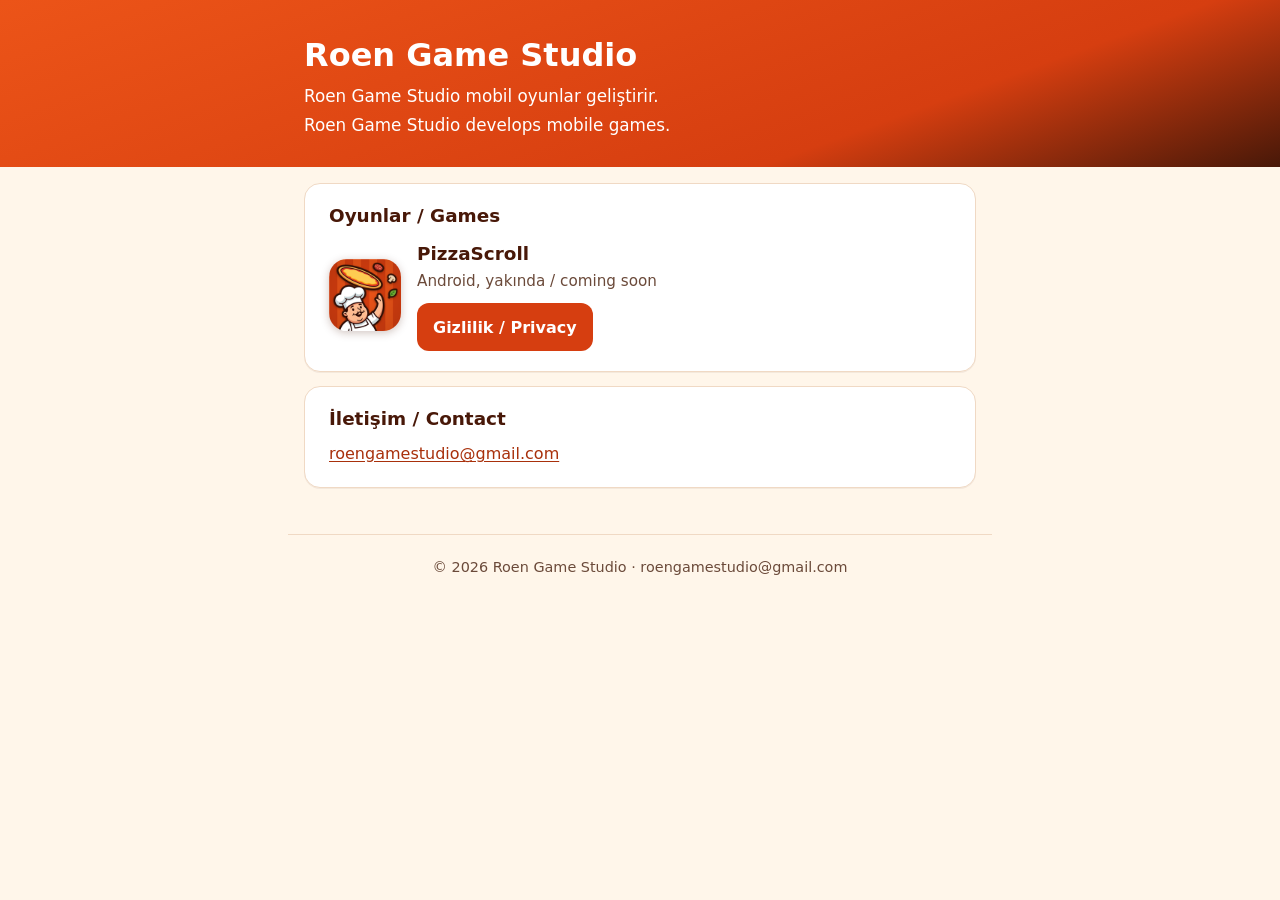
<file: index.html>
<!DOCTYPE html>
<html lang="tr">
<head>
<meta charset="utf-8">
<meta name="viewport" content="width=device-width, initial-scale=1, viewport-fit=cover">
<meta name="theme-color" content="#D63E10">
<title>Roen Game Studio</title>
<link rel="icon" href="pizzascroll/icon.png">
<link rel="stylesheet" href="stil.css">
</head>
<body class="home">
<header class="hero"><div class="hero-in">
<h1>Roen Game Studio</h1>
<p class="tag">Roen Game Studio mobil oyunlar geliştirir.<br>Roen Game Studio develops mobile games.</p>
</div></header>
<main class="wrap">
<section class="card">
<h2>Oyunlar / Games</h2>
<div class="game"><img src="pizzascroll/icon.png" width="96" height="96" alt="PizzaScroll"><div class="b"><strong>PizzaScroll</strong><span class="st">Android, yakında / coming soon</span><a class="btn" href="pizzascroll/privacy.html">Gizlilik / Privacy</a></div></div>
</section>
<section class="card">
<h2>İletişim / Contact</h2>
<p><a href="mailto:roengamestudio@gmail.com">roengamestudio@gmail.com</a></p>
</section>
</main>
<footer class="foot">© 2026 Roen Game Studio · roengamestudio@gmail.com</footer>
</body>
</html>
</file>
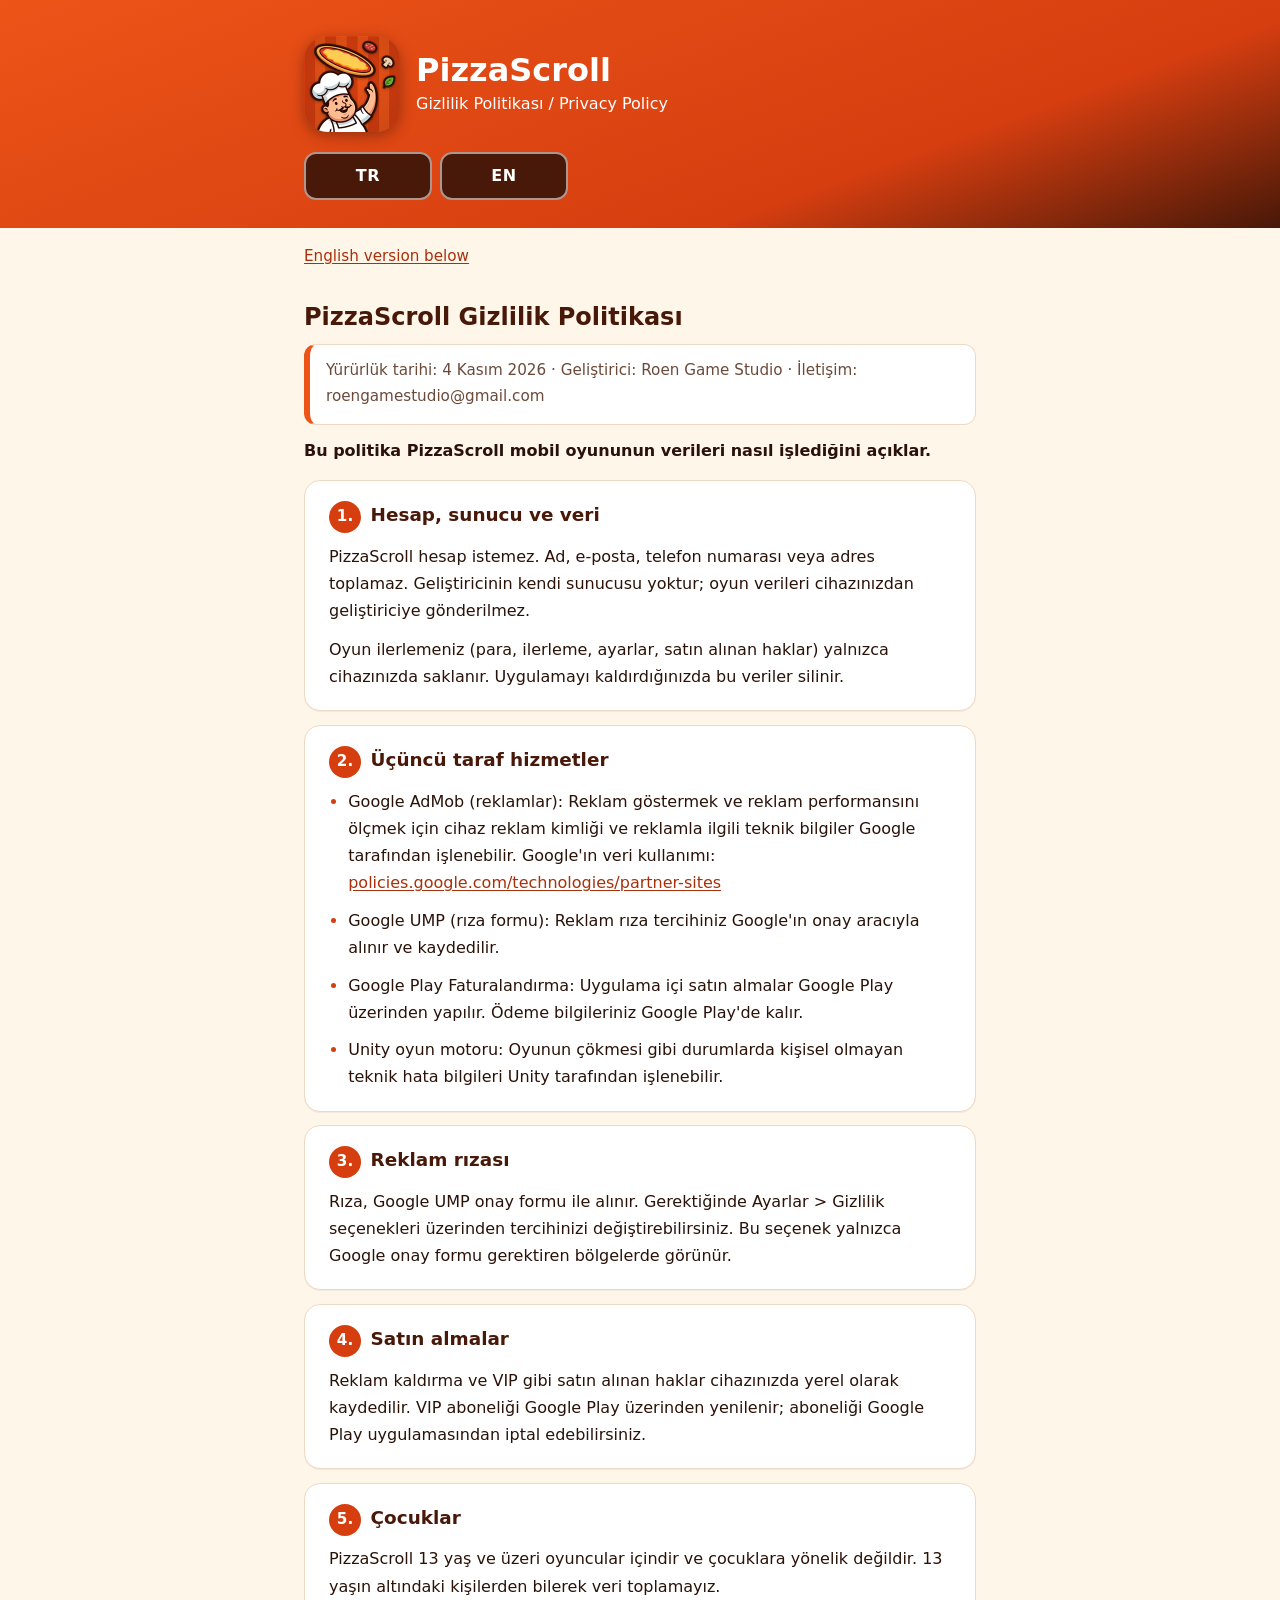
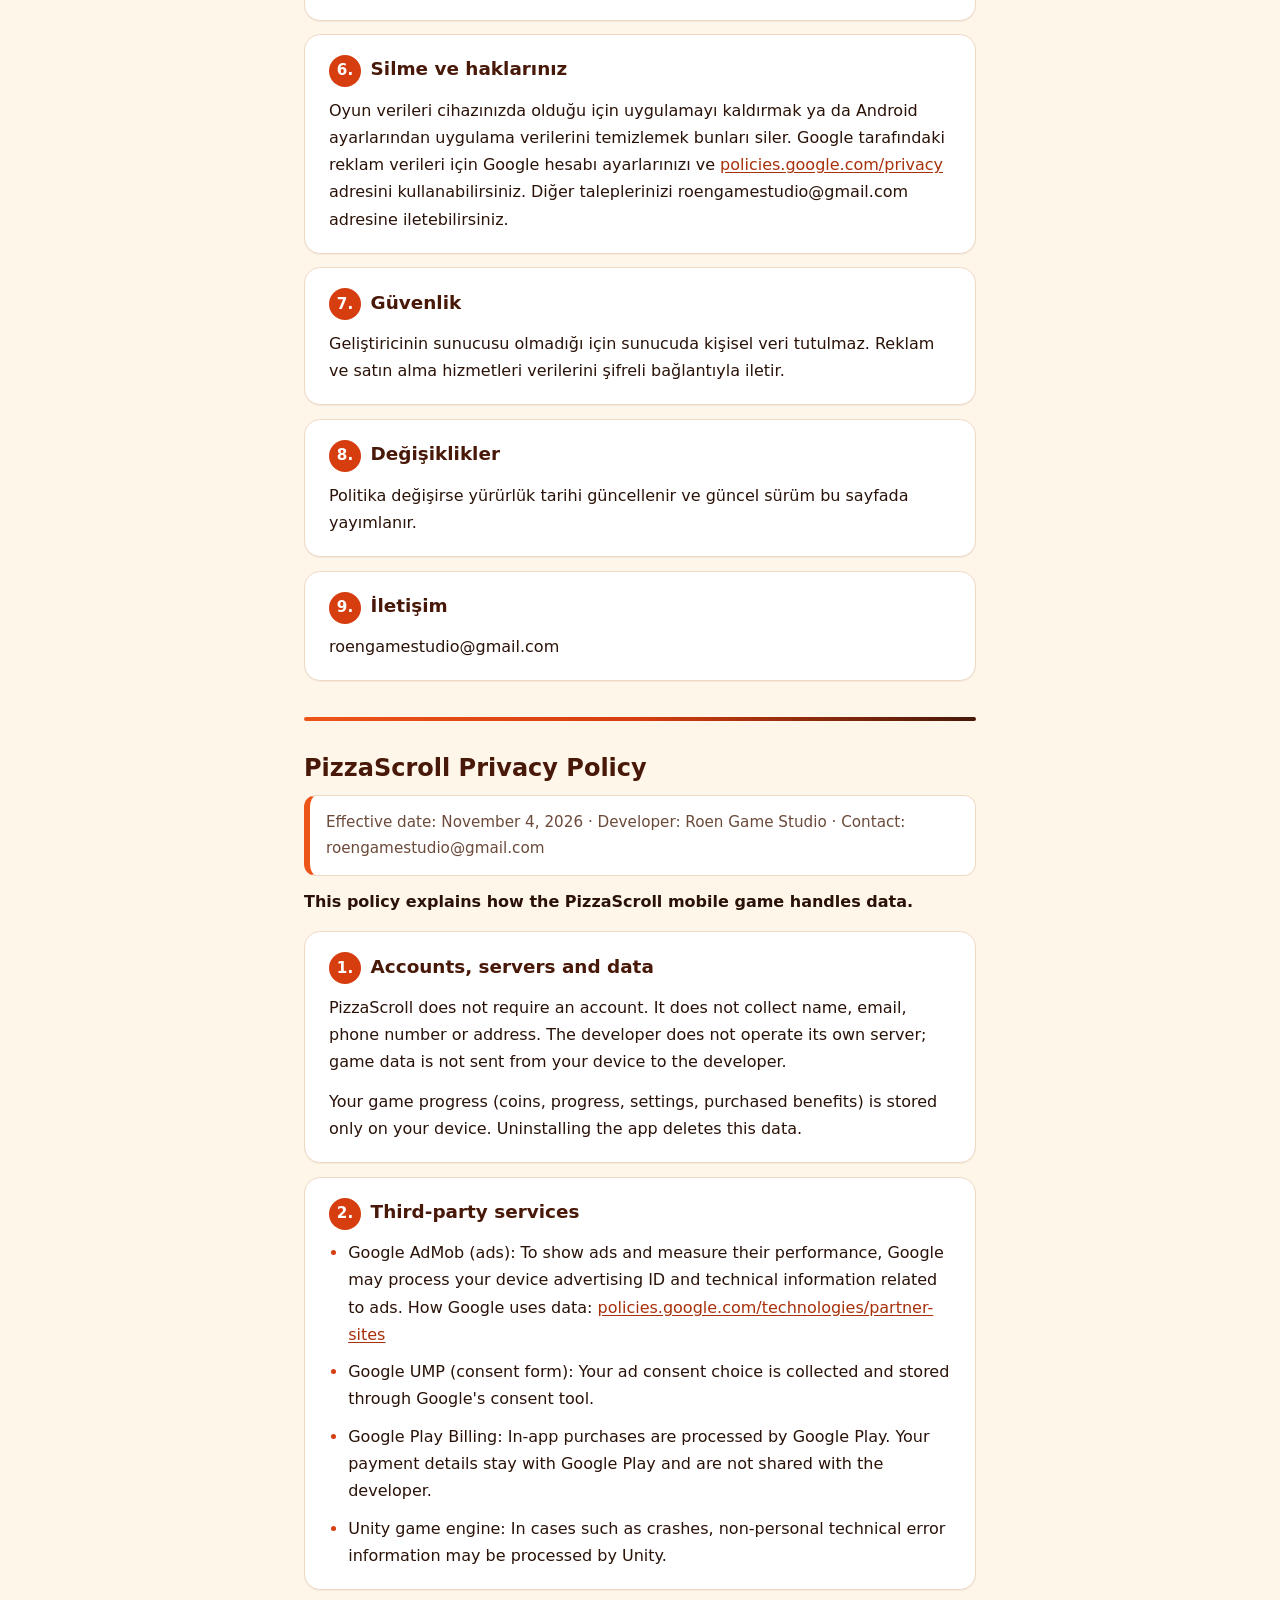
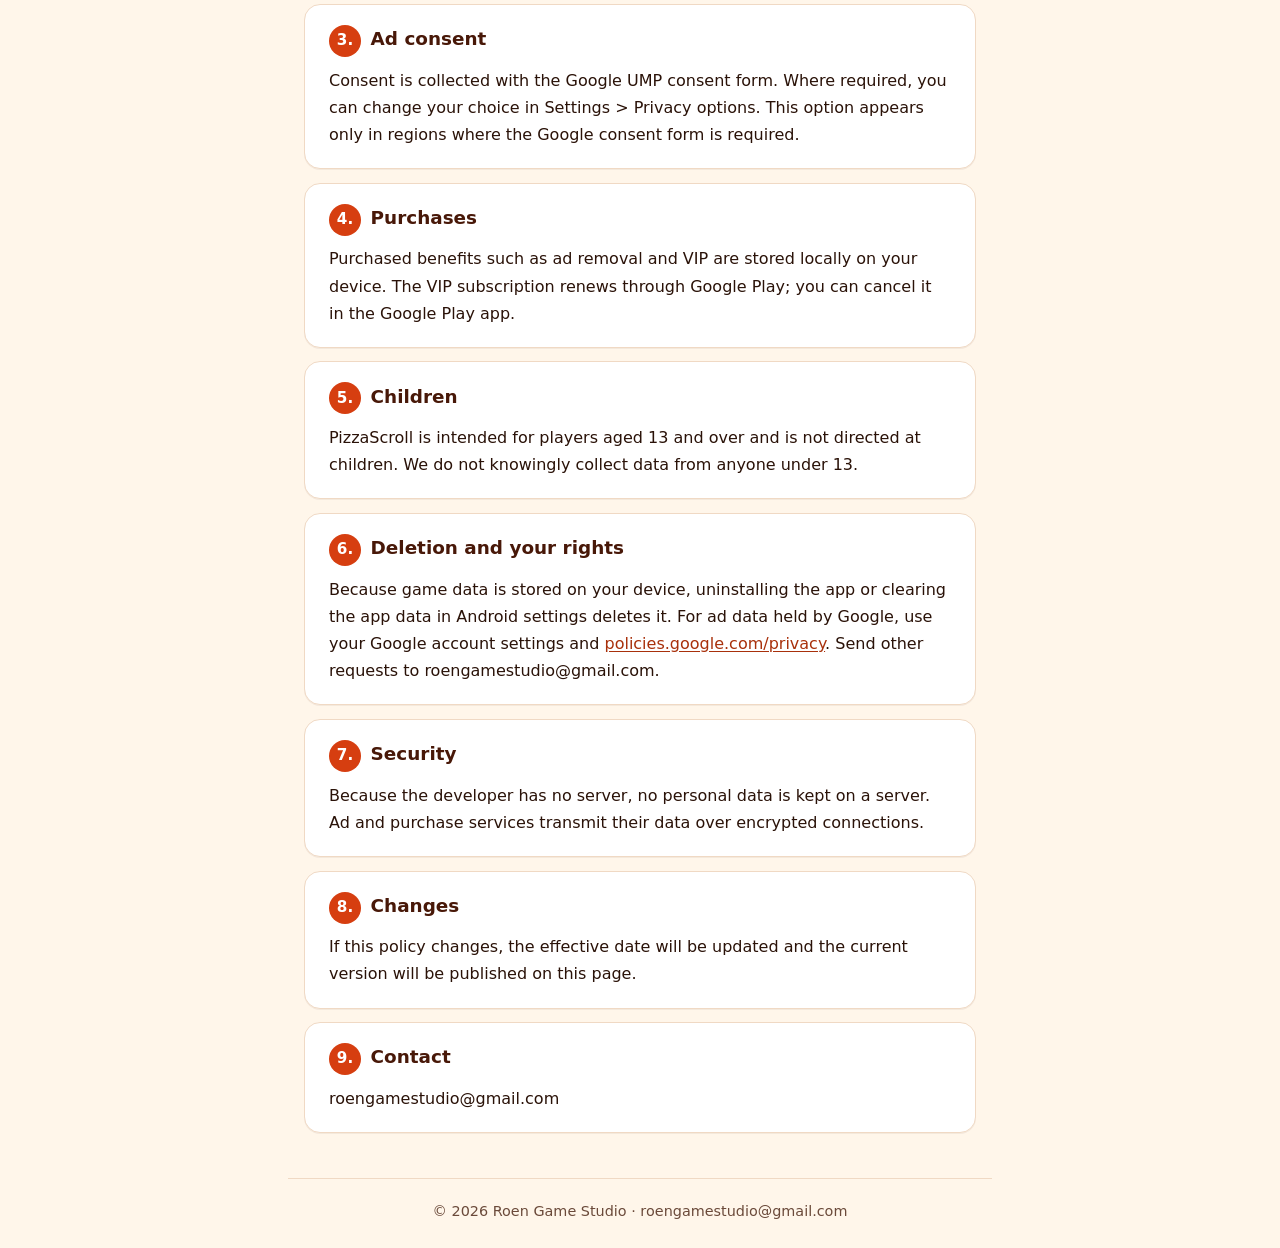
<file: pizzascroll/privacy.html>
<!DOCTYPE html>
<html lang="tr">
<head>
<meta charset="utf-8">
<meta name="viewport" content="width=device-width, initial-scale=1, viewport-fit=cover">
<meta name="theme-color" content="#D63E10">
<title>PizzaScroll Gizlilik Politikası / Privacy Policy</title>
<link rel="icon" href="icon.png">
<link rel="stylesheet" href="../stil.css">
</head>
<body>
<header class="hero"><div class="hero-in">
<div class="brand"><img src="icon.png" width="96" height="96" alt="PizzaScroll"><div><span class="t">PizzaScroll</span><span class="s">Gizlilik Politikası / Privacy Policy</span></div></div>
<nav class="lang" aria-label="Dil / Language"><a href="#tr" hreflang="tr">TR</a><a href="#en" hreflang="en">EN</a></nav>
</div></header>
<main class="wrap">
<p class="note"><a href="#en">English version below</a></p>
<section class="doc" id="tr">
<h1>PizzaScroll Gizlilik Politikası</h1>
<p class="meta">Yürürlük tarihi: 4 Kasım 2026 · Geliştirici: Roen Game Studio · İletişim: roengamestudio@gmail.com</p>
<p class="lead">Bu politika PizzaScroll mobil oyununun verileri nasıl işlediğini açıklar.</p>
<article class="card">
<h2><span class="n">1.</span><span>Hesap, sunucu ve veri</span></h2>
<p>PizzaScroll hesap istemez. Ad, e-posta, telefon numarası veya adres toplamaz. Geliştiricinin kendi sunucusu yoktur; oyun verileri cihazınızdan geliştiriciye gönderilmez.</p>
<p>Oyun ilerlemeniz (para, ilerleme, ayarlar, satın alınan haklar) yalnızca cihazınızda saklanır. Uygulamayı kaldırdığınızda bu veriler silinir.</p>
</article>
<article class="card">
<h2><span class="n">2.</span><span>Üçüncü taraf hizmetler</span></h2>
<ul>
<li>Google AdMob (reklamlar): Reklam göstermek ve reklam performansını ölçmek için cihaz reklam kimliği ve reklamla ilgili teknik bilgiler Google tarafından işlenebilir. Google'ın veri kullanımı: <a href="https://policies.google.com/technologies/partner-sites">policies.google.com/technologies/partner-sites</a></li>
<li>Google UMP (rıza formu): Reklam rıza tercihiniz Google'ın onay aracıyla alınır ve kaydedilir.</li>
<li>Google Play Faturalandırma: Uygulama içi satın almalar Google Play üzerinden yapılır. Ödeme bilgileriniz Google Play'de kalır.</li>
<li>Unity oyun motoru: Oyunun çökmesi gibi durumlarda kişisel olmayan teknik hata bilgileri Unity tarafından işlenebilir.</li>
</ul>
</article>
<article class="card">
<h2><span class="n">3.</span><span>Reklam rızası</span></h2>
<p>Rıza, Google UMP onay formu ile alınır. Gerektiğinde Ayarlar &gt; Gizlilik seçenekleri üzerinden tercihinizi değiştirebilirsiniz. Bu seçenek yalnızca Google onay formu gerektiren bölgelerde görünür.</p>
</article>
<article class="card">
<h2><span class="n">4.</span><span>Satın almalar</span></h2>
<p>Reklam kaldırma ve VIP gibi satın alınan haklar cihazınızda yerel olarak kaydedilir. VIP aboneliği Google Play üzerinden yenilenir; aboneliği Google Play uygulamasından iptal edebilirsiniz.</p>
</article>
<article class="card">
<h2><span class="n">5.</span><span>Çocuklar</span></h2>
<p>PizzaScroll 13 yaş ve üzeri oyuncular içindir ve çocuklara yönelik değildir. 13 yaşın altındaki kişilerden bilerek veri toplamayız.</p>
</article>
<article class="card">
<h2><span class="n">6.</span><span>Silme ve haklarınız</span></h2>
<p>Oyun verileri cihazınızda olduğu için uygulamayı kaldırmak ya da Android ayarlarından uygulama verilerini temizlemek bunları siler. Google tarafındaki reklam verileri için Google hesabı ayarlarınızı ve <a href="https://policies.google.com/privacy">policies.google.com/privacy</a> adresini kullanabilirsiniz. Diğer taleplerinizi roengamestudio@gmail.com adresine iletebilirsiniz.</p>
</article>
<article class="card">
<h2><span class="n">7.</span><span>Güvenlik</span></h2>
<p>Geliştiricinin sunucusu olmadığı için sunucuda kişisel veri tutulmaz. Reklam ve satın alma hizmetleri verilerini şifreli bağlantıyla iletir.</p>
</article>
<article class="card">
<h2><span class="n">8.</span><span>Değişiklikler</span></h2>
<p>Politika değişirse yürürlük tarihi güncellenir ve güncel sürüm bu sayfada yayımlanır.</p>
</article>
<article class="card">
<h2><span class="n">9.</span><span>İletişim</span></h2>
<p>roengamestudio@gmail.com</p>
</article>
</section>
<hr class="sep">
<section class="doc" id="en">
<h1>PizzaScroll Privacy Policy</h1>
<p class="meta">Effective date: November 4, 2026 · Developer: Roen Game Studio · Contact: roengamestudio@gmail.com</p>
<p class="lead">This policy explains how the PizzaScroll mobile game handles data.</p>
<article class="card">
<h2><span class="n">1.</span><span>Accounts, servers and data</span></h2>
<p>PizzaScroll does not require an account. It does not collect name, email, phone number or address. The developer does not operate its own server; game data is not sent from your device to the developer.</p>
<p>Your game progress (coins, progress, settings, purchased benefits) is stored only on your device. Uninstalling the app deletes this data.</p>
</article>
<article class="card">
<h2><span class="n">2.</span><span>Third-party services</span></h2>
<ul>
<li>Google AdMob (ads): To show ads and measure their performance, Google may process your device advertising ID and technical information related to ads. How Google uses data: <a href="https://policies.google.com/technologies/partner-sites">policies.google.com/technologies/partner-sites</a></li>
<li>Google UMP (consent form): Your ad consent choice is collected and stored through Google's consent tool.</li>
<li>Google Play Billing: In-app purchases are processed by Google Play. Your payment details stay with Google Play and are not shared with the developer.</li>
<li>Unity game engine: In cases such as crashes, non-personal technical error information may be processed by Unity.</li>
</ul>
</article>
<article class="card">
<h2><span class="n">3.</span><span>Ad consent</span></h2>
<p>Consent is collected with the Google UMP consent form. Where required, you can change your choice in Settings &gt; Privacy options. This option appears only in regions where the Google consent form is required.</p>
</article>
<article class="card">
<h2><span class="n">4.</span><span>Purchases</span></h2>
<p>Purchased benefits such as ad removal and VIP are stored locally on your device. The VIP subscription renews through Google Play; you can cancel it in the Google Play app.</p>
</article>
<article class="card">
<h2><span class="n">5.</span><span>Children</span></h2>
<p>PizzaScroll is intended for players aged 13 and over and is not directed at children. We do not knowingly collect data from anyone under 13.</p>
</article>
<article class="card">
<h2><span class="n">6.</span><span>Deletion and your rights</span></h2>
<p>Because game data is stored on your device, uninstalling the app or clearing the app data in Android settings deletes it. For ad data held by Google, use your Google account settings and <a href="https://policies.google.com/privacy">policies.google.com/privacy</a>. Send other requests to roengamestudio@gmail.com.</p>
</article>
<article class="card">
<h2><span class="n">7.</span><span>Security</span></h2>
<p>Because the developer has no server, no personal data is kept on a server. Ad and purchase services transmit their data over encrypted connections.</p>
</article>
<article class="card">
<h2><span class="n">8.</span><span>Changes</span></h2>
<p>If this policy changes, the effective date will be updated and the current version will be published on this page.</p>
</article>
<article class="card">
<h2><span class="n">9.</span><span>Contact</span></h2>
<p>roengamestudio@gmail.com</p>
</article>
</section>
</main>
<footer class="foot">© 2026 Roen Game Studio · roengamestudio@gmail.com</footer>
</body>
</html>
</file>
<file: stil.css>
:root{--o1:#D63E10;--o2:#EC5418;--br:#481808;--cream:#FFF6EA;--card:#FFFFFF;--ink:#2A1208;--mute:#6B4A3A;--line:#F0D9C4;--link:#A8300B}
*{box-sizing:border-box}
html{scroll-behavior:smooth;-webkit-text-size-adjust:100%}
body{margin:0;background:var(--cream);color:var(--ink);font-family:system-ui,-apple-system,"Segoe UI",Roboto,sans-serif;font-size:1rem;line-height:1.7;padding-left:env(safe-area-inset-left);padding-right:env(safe-area-inset-right)}
a{color:var(--link);text-underline-offset:2px;overflow-wrap:anywhere}
a:focus-visible{outline:3px solid var(--o2);outline-offset:2px;border-radius:4px}
.hero{background:linear-gradient(160deg,var(--o2),var(--o1) 70%,var(--br));color:#fff;padding:1.5rem 0 1.75rem}
.hero-in{max-width:44rem;margin:0 auto;padding:0 1rem}
.brand{display:flex;align-items:center;gap:1rem}
.brand img{width:72px;height:72px;border-radius:18px;box-shadow:0 4px 14px rgba(72,24,8,.45);flex:none}
.brand .t{display:block;font-size:1.5rem;font-weight:800;line-height:1.2}
.brand .s{display:block;font-size:1rem}
.lang{display:flex;gap:.5rem;margin-top:1.25rem}
.lang a{flex:1;min-height:48px;display:flex;align-items:center;justify-content:center;border-radius:12px;background:var(--br);color:#fff;font-weight:700;text-decoration:none;border:2px solid rgba(255,255,255,.55);letter-spacing:.04em}
.lang a:hover,.lang a:active{background:#fff;color:var(--br)}
.wrap{max-width:44rem;margin:0 auto;padding:1rem 1rem 2rem}
.note{margin:0;font-size:.95rem}
.doc{scroll-margin-top:1rem}
.doc>h1{font-size:1.5rem;line-height:1.25;margin:2rem 0 .75rem;color:var(--br)}
.meta{background:var(--card);border:1px solid var(--line);border-left:6px solid var(--o2);border-radius:12px;padding:.85rem 1rem;margin:0 0 .75rem;font-size:.95rem;color:var(--mute)}
.lead{margin:0 0 1rem;font-weight:600}
.card{background:var(--card);border:1px solid var(--line);border-radius:16px;padding:1rem 1.1rem;margin:0 0 .85rem;box-shadow:0 1px 0 rgba(72,24,8,.06)}
.card h2{font-size:1.15rem;line-height:1.3;margin:0 0 .6rem;color:var(--br);display:flex;gap:.6rem;align-items:baseline}
.card h2 .n{flex:none;display:inline-flex;align-items:center;justify-content:center;min-width:2rem;height:2rem;padding:0 .4rem;border-radius:999px;background:var(--o1);color:#fff;font-size:.95rem;font-weight:800}
.card p{margin:0 0 .75rem;max-width:70ch}
.card p:last-child{margin-bottom:0}
.card ul{margin:0;padding-left:1.2rem;max-width:70ch}
.card li{margin:0 0 .65rem}
.card li:last-child{margin-bottom:0}
.card li::marker{color:var(--o1)}
.sep{border:0;height:4px;border-radius:2px;background:linear-gradient(90deg,var(--o2),var(--o1),var(--br));margin:2.25rem 0 0}
.foot{max-width:44rem;margin:0 auto;padding:1.25rem 1rem calc(1.5rem + env(safe-area-inset-bottom));color:var(--mute);font-size:.9rem;text-align:center;border-top:1px solid var(--line)}
.game{display:flex;align-items:center;gap:1rem}
.game img{width:72px;height:72px;border-radius:18px;flex:none;box-shadow:0 2px 8px rgba(72,24,8,.25)}
.game .b{flex:1;min-width:0}
.game strong{display:block;font-size:1.15rem;color:var(--br)}
.game .st{display:block;color:var(--mute);font-size:.95rem}
.btn{display:inline-flex;align-items:center;min-height:48px;margin-top:.5rem;padding:0 1rem;border-radius:12px;background:var(--o1);color:#fff;font-weight:700;text-decoration:none}
.btn:hover{background:var(--br)}
.home h1{font-size:2rem;line-height:1.2;margin:0 0 .5rem}
.home .tag{margin:0;font-size:1.05rem}
.home h2{font-size:1.15rem;color:var(--br);margin:0 0 .6rem}
@media(min-width:700px){.hero{padding-top:2.25rem}.brand img{width:96px;height:96px;border-radius:24px}.brand .t{font-size:2rem}.card{padding:1.25rem 1.5rem}.lang a{flex:none;min-width:8rem;padding:0 1.5rem}}
</file>
